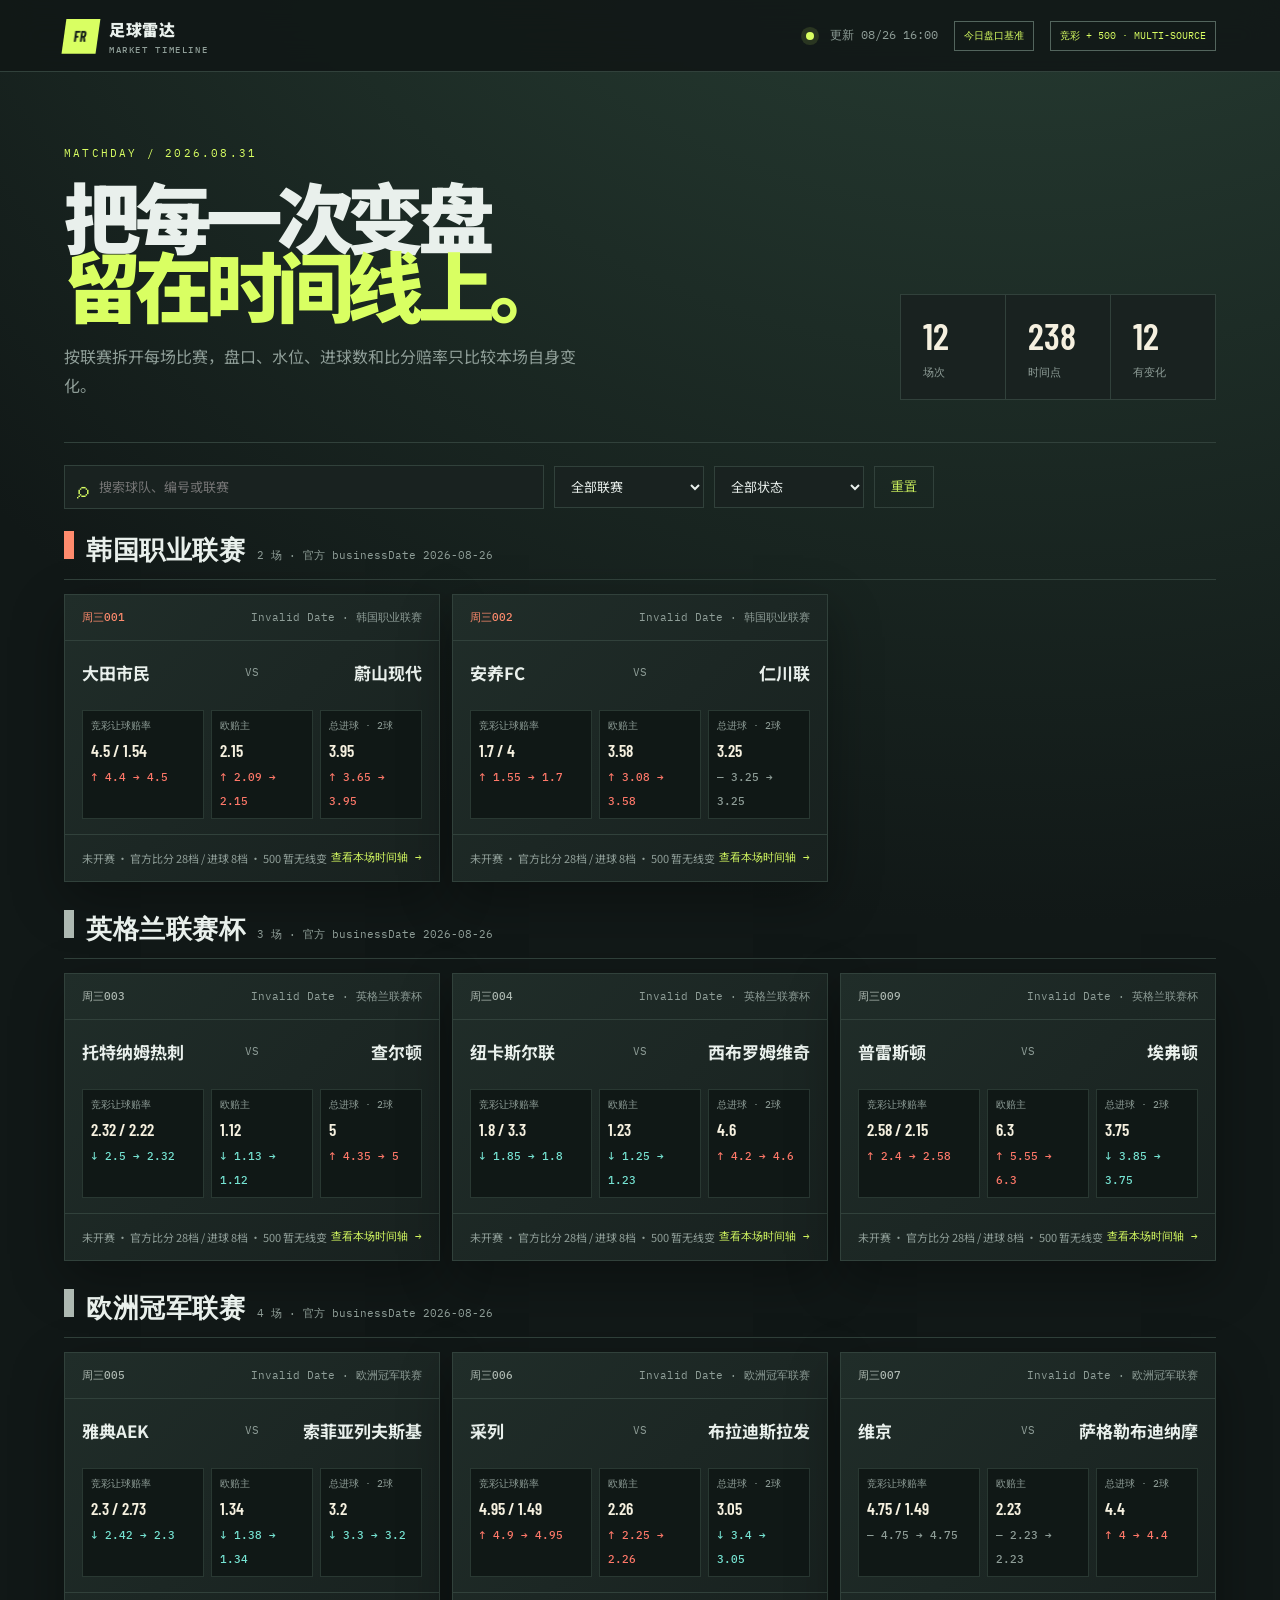
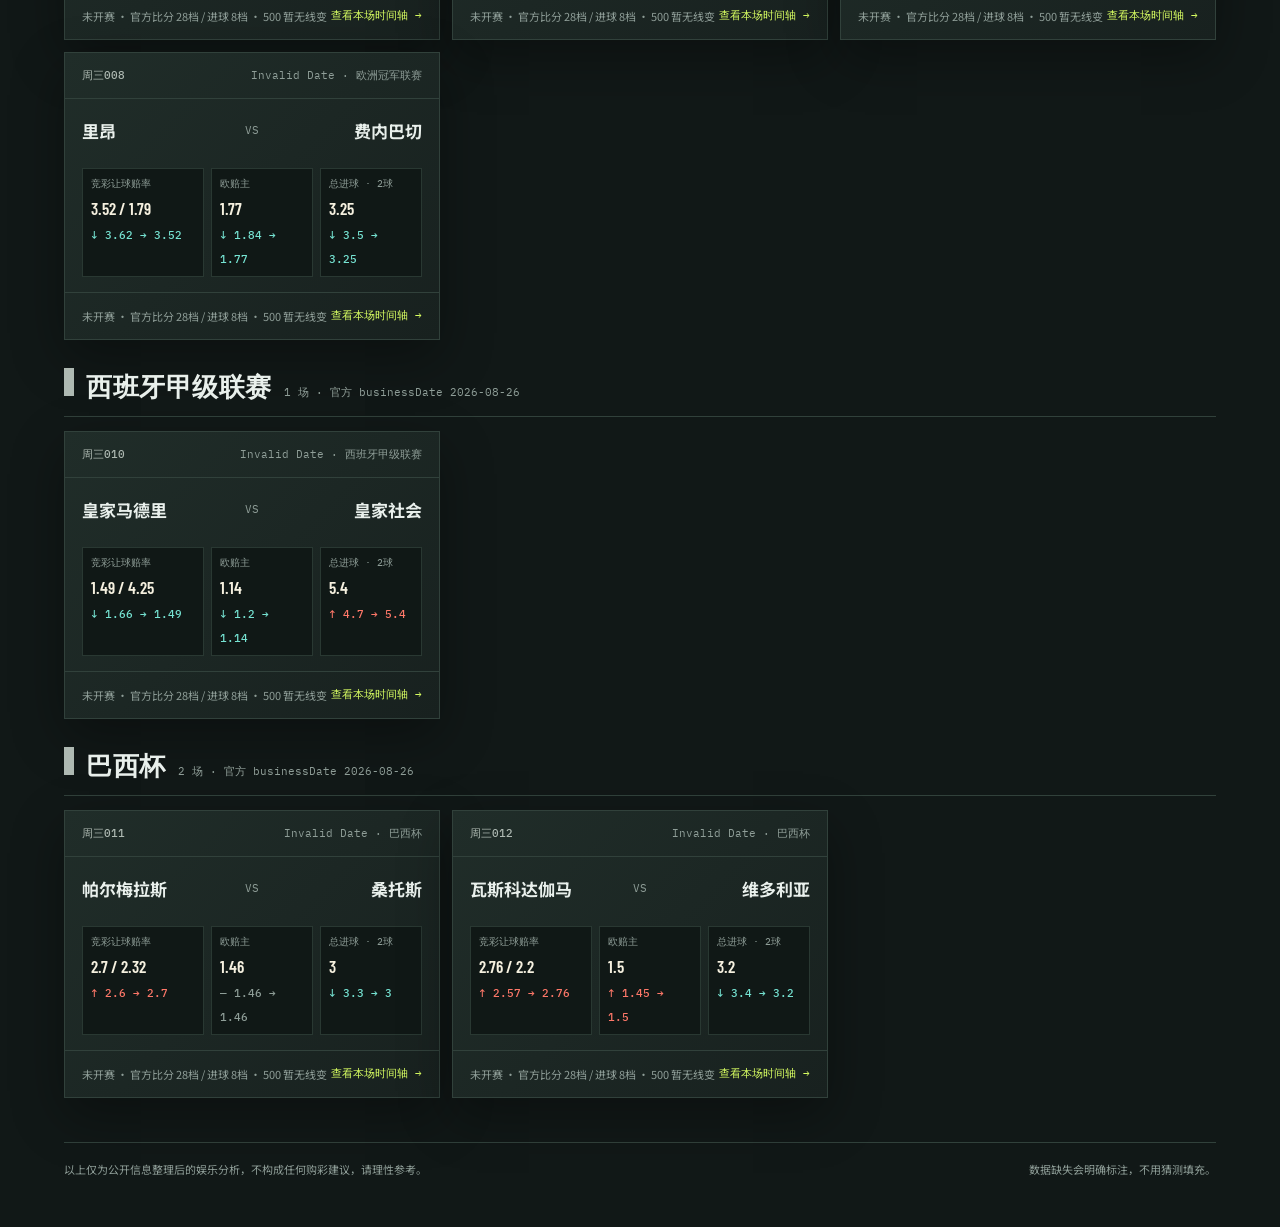
<file: index.html>
<!doctype html>
<html lang="zh-CN">
<head>
  <meta charset="utf-8" />
  <meta name="viewport" content="width=device-width,initial-scale=1" />
  <title>足球雷达 · 盘口时间板</title>
  <link rel="stylesheet" href="styles.css" />
</head>
<body data-page="home">
  <header class="site-header">
    <a class="brand" href="index.html"><span class="brand-mark">FR</span><span>足球雷达<small>MARKET TIMELINE</small></span></a>
    <div class="header-meta"><span class="live-dot"></span><span id="last-updated">载入中</span><span class="source-pill">今日盘口基准</span><span class="source-pill">竞彩 + 500 · MULTI-SOURCE</span></div>
  </header>
  <main class="shell">
    <section class="hero">
      <div class="hero-copy"><p class="eyebrow">MATCHDAY / 2026.08.31</p><h1>把每一次变盘<br /><em>留在时间线上。</em></h1><p class="hero-note">按联赛拆开每场比赛，盘口、水位、进球数和比分赔率只比较本场自身变化。</p></div>
      <div class="hero-stats"><div><strong id="match-count">—</strong><span>场次</span></div><div><strong id="snapshot-count">—</strong><span>时间点</span></div><div><strong id="changed-count">—</strong><span>有变化</span></div></div>
    </section>
    <section class="toolbar" aria-label="比赛筛选"><label class="search"><span>⌕</span><input id="search" placeholder="搜索球队、编号或联赛" /></label><select id="league-filter"><option value="all">全部联赛</option></select><select id="status-filter"><option value="all">全部状态</option><option value="Selling">未开赛</option><option value="started">已开赛 / 完场</option></select><button id="reset" class="ghost-btn">重置</button></section>
    <section id="league-groups" class="league-groups"></section>
    <footer class="site-footer">以上仅为公开信息整理后的娱乐分析，不构成任何购彩建议，请理性参考。<span>数据缺失会明确标注，不用猜测填充。</span></footer>
  </main>
  <script type="module">import("./app.js?v=" + Date.now());</script>
</body>
</html>
</file>
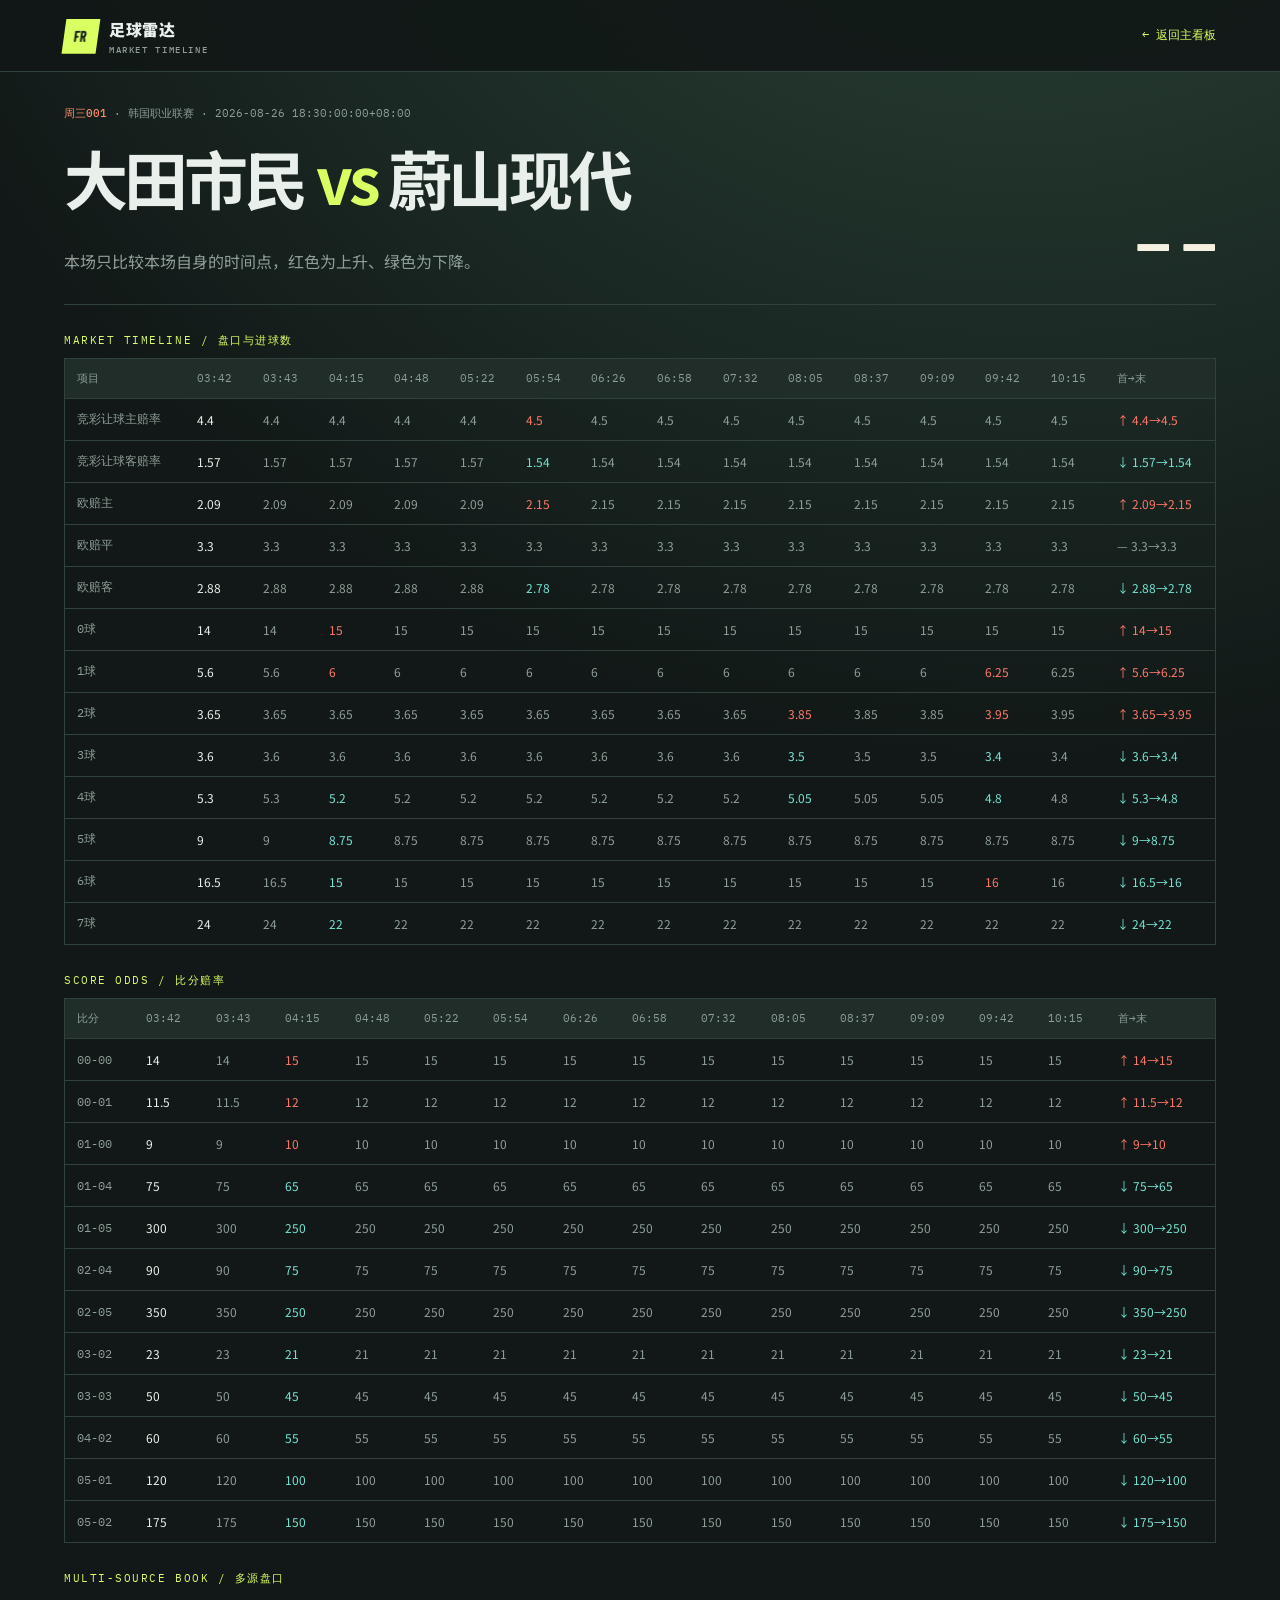
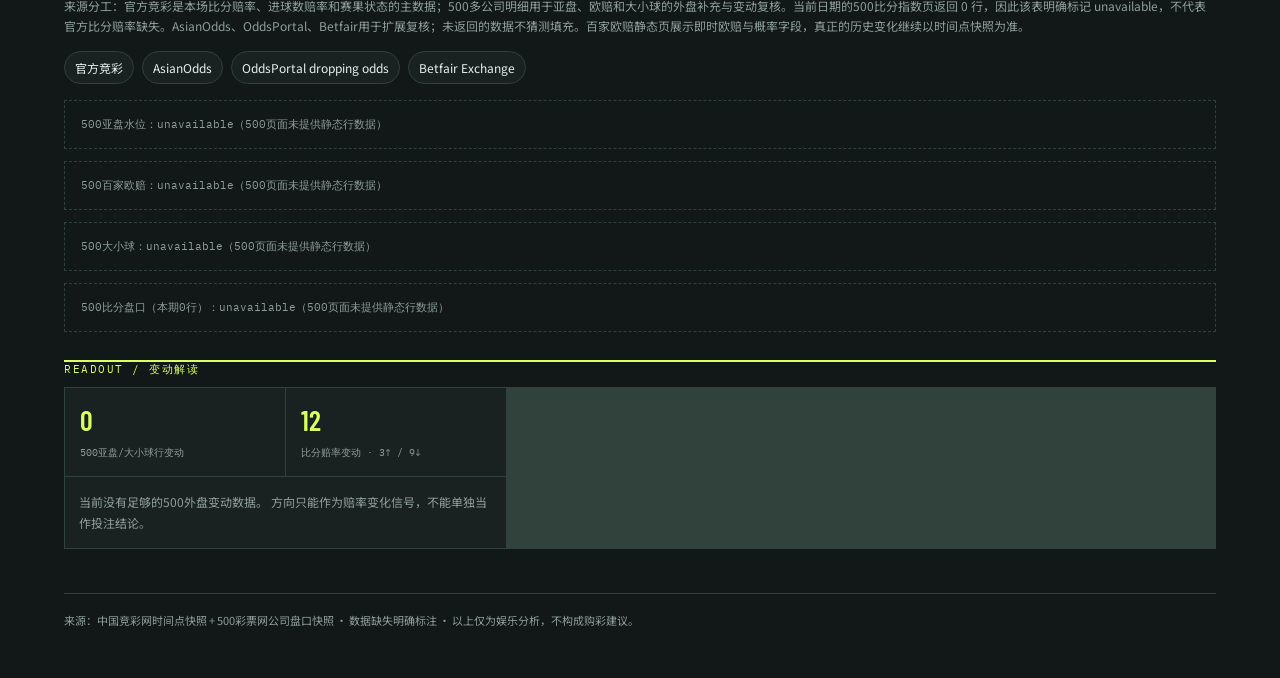
<file: match.html>
<!doctype html>
<html lang="zh-CN">
<head>
  <meta charset="utf-8" /><meta name="viewport" content="width=device-width,initial-scale=1" />
  <title>比赛详情 · 足球雷达</title><link rel="stylesheet" href="styles.css" />
</head>
<body data-page="match">
  <header class="site-header"><a class="brand" href="index.html"><span class="brand-mark">FR</span><span>足球雷达<small>MARKET TIMELINE</small></span></a><a class="back-link" href="index.html">← 返回主看板</a></header>
  <main id="match-detail" class="shell match-page"></main>
  <script type="module" src="app.js"></script>
</body>
</html>
</file>
<file: styles.css>
@import url('https://fonts.googleapis.com/css2?family=Barlow+Condensed:wght@500;600;700&family=IBM+Plex+Mono:wght@400;500&family=Noto+Sans+SC:wght@400;500;700;900&display=swap');
:root{--ink:#e9f0ec;--muted:#8f9e98;--bg:#111817;--panel:#192220;--panel2:#202d29;--line:#31413b;--lime:#d9ff62;--coral:#ff7869;--cyan:#76e4d3;--cream:#f5f0df;--shadow:0 18px 50px #0005;font-family:'Noto Sans SC',sans-serif;color:var(--ink);background:var(--bg)}*{box-sizing:border-box}body{margin:0;min-width:320px;background:radial-gradient(circle at 80% -20%,#304c3e 0,#111817 42%),var(--bg)}a{color:inherit;text-decoration:none}.site-header{height:72px;border-bottom:1px solid var(--line);display:flex;align-items:center;justify-content:space-between;padding:0 clamp(20px,5vw,72px);background:#111817e8;backdrop-filter:blur(16px);position:sticky;top:0;z-index:10}.brand{display:flex;align-items:center;gap:11px;font-weight:900;letter-spacing:.04em}.brand small{display:block;font:500 9px 'IBM Plex Mono';letter-spacing:.18em;color:var(--muted);margin-top:3px}.brand-mark{display:grid;place-items:center;width:34px;height:34px;background:var(--lime);color:#152019;font:700 14px 'Barlow Condensed';transform:skew(-8deg)}.header-meta{display:flex;gap:16px;align-items:center;color:var(--muted);font:12px 'IBM Plex Mono'}.live-dot{width:8px;height:8px;border-radius:50%;background:var(--lime);box-shadow:0 0 0 5px #d9ff6220}.source-pill{border:1px solid #53655d;padding:7px 9px;color:var(--lime);font-size:10px}.back-link{font:12px 'IBM Plex Mono';color:var(--lime)}.shell{max-width:1440px;margin:auto;padding:44px clamp(20px,5vw,72px) 50px}.hero{display:flex;justify-content:space-between;gap:40px;align-items:end;padding:30px 0 42px;border-bottom:1px solid var(--line)}.eyebrow{font:11px 'IBM Plex Mono';letter-spacing:.2em;color:var(--lime);margin:0 0 20px}.hero h1{font-size:clamp(42px,6vw,82px);line-height:.9;letter-spacing:-.08em;margin:0;font-weight:900}.hero h1 em{font-style:normal;color:var(--lime)}.hero-note{color:var(--muted);max-width:540px;line-height:1.8;margin:24px 0 0}.hero-stats{display:flex;gap:1px;background:var(--line);border:1px solid var(--line)}.hero-stats div{background:var(--panel);padding:18px 22px;min-width:104px}.hero-stats strong{display:block;color:var(--cream);font:600 37px 'Barlow Condensed'}.hero-stats span{font:11px 'IBM Plex Mono';color:var(--muted)}.toolbar{display:flex;gap:10px;align-items:center;padding:22px 0}.search{display:flex;align-items:center;gap:8px;background:var(--panel);border:1px solid var(--line);padding:0 12px;flex:1;max-width:480px}.search span{color:var(--lime);font-size:23px}.search input,.toolbar select{height:42px;background:transparent;border:0;color:var(--ink);outline:0;font:13px 'Noto Sans SC'}.toolbar select{border:1px solid var(--line);background:var(--panel);padding:0 12px;min-width:150px}.toolbar option{background:var(--panel);color:var(--ink)}.ghost-btn{height:42px;color:var(--lime);border:1px solid var(--line);background:transparent;padding:0 16px;cursor:pointer}.league-groups{display:grid;gap:28px}.league-head{display:flex;align-items:baseline;gap:12px;border-bottom:1px solid var(--line);padding-bottom:11px}.league-head h2{font:600 26px 'Barlow Condensed';margin:0;letter-spacing:.02em}.league-head span{font:11px 'IBM Plex Mono';color:var(--muted)}.league-bar{width:10px;height:28px;background:var(--accent,var(--lime));display:inline-block}.match-grid{display:grid;grid-template-columns:repeat(auto-fill,minmax(300px,1fr));gap:12px;margin-top:14px}.match-card{background:linear-gradient(135deg,#202d29,#18211f);border:1px solid var(--line);box-shadow:var(--shadow);min-height:260px;display:flex;flex-direction:column;transition:transform .2s,border-color .2s}.match-card:hover{transform:translateY(-3px);border-color:var(--accent,var(--lime))}.card-top,.card-body,.card-foot{padding:15px 17px}.card-top{display:flex;justify-content:space-between;border-bottom:1px solid var(--line);font:11px 'IBM Plex Mono';color:var(--muted)}.match-no{color:var(--accent,var(--lime));font-weight:500}.teams{padding:19px 17px 10px;display:grid;grid-template-columns:1fr auto 1fr;gap:8px;align-items:center}.team{font-size:17px;font-weight:700}.team.away{text-align:right}.vs{font:11px 'IBM Plex Mono';color:var(--muted)}.score{font:700 26px 'Barlow Condensed';color:var(--cream);text-align:center}.market-row{display:grid;grid-template-columns:1.2fr 1fr 1fr;gap:7px}.market-chip{background:#101816;border:1px solid #293832;padding:8px}.market-chip label{display:block;font:10px 'IBM Plex Mono';color:var(--muted);margin-bottom:5px}.market-chip strong{font:600 17px 'Barlow Condensed';color:var(--cream)}.trend{font:11px 'IBM Plex Mono';font-weight:500}.up{color:var(--coral)}.down{color:var(--cyan)}.flat{color:var(--muted)}.card-foot{border-top:1px solid var(--line);display:flex;justify-content:space-between;align-items:center;margin-top:auto;font-size:11px;color:var(--muted)}.detail-link{color:var(--lime);font:11px 'IBM Plex Mono'}.site-footer{border-top:1px solid var(--line);margin-top:44px;padding-top:18px;color:var(--muted);font-size:11px;display:flex;justify-content:space-between;gap:10px}.match-page{padding-top:34px}.detail-hero{display:flex;justify-content:space-between;align-items:end;border-bottom:1px solid var(--line);padding-bottom:28px}.detail-hero h1{font-size:clamp(34px,5vw,70px);letter-spacing:-.06em;margin:10px 0 0}.detail-hero h1 span{color:var(--lime)}.detail-kicker{font:11px 'IBM Plex Mono';color:var(--muted)}.detail-score{font:700 58px 'Barlow Condensed';color:var(--cream)}.detail-section{margin-top:28px}.section-label{font:11px 'IBM Plex Mono';color:var(--lime);letter-spacing:.14em;margin-bottom:10px}.timeline-wrap{overflow-x:auto;border:1px solid var(--line)}.timeline{width:100%;min-width:850px;border-collapse:collapse;font-size:12px}.timeline th{background:var(--panel2);font:11px 'IBM Plex Mono';color:var(--muted);text-align:left;padding:12px}.timeline td{border-top:1px solid var(--line);padding:12px;white-space:nowrap}.timeline td:first-child{font-family:'IBM Plex Mono';color:var(--muted)}.mini-card-grid{display:grid;grid-template-columns:repeat(auto-fit,minmax(230px,1fr));gap:12px}.mini-panel{background:var(--panel);border:1px solid var(--line);padding:16px}.mini-panel h3{font:600 19px 'Barlow Condensed';margin:0 0 12px}.odds-grid{display:grid;grid-template-columns:repeat(4,1fr);gap:5px}.odds-grid span{padding:7px;background:#101816;font:12px 'IBM Plex Mono';text-align:center}.odds-grid span:first-child{color:var(--muted);background:transparent}.empty{padding:35px;border:1px dashed var(--line);color:var(--muted);text-align:center}@media(max-width:760px){.header-meta .source-pill{display:none}.hero{display:block}.hero-stats{margin-top:28px}.hero-stats div{flex:1;min-width:0}.toolbar{flex-wrap:wrap}.search{max-width:none;flex-basis:100%}.toolbar select{flex:1;min-width:0}.site-footer{display:block}.site-footer span{display:block;margin-top:8px}.detail-hero{display:block}.detail-score{text-align:left;margin-top:16px}}
 .external-note{color:var(--muted);font-size:12px;line-height:1.7;margin:0 0 14px}.external-block{border:1px solid var(--line);background:var(--panel);margin:12px 0}.external-title{display:flex;justify-content:space-between;gap:10px;padding:13px 15px;border-bottom:1px solid var(--line);color:var(--cream);font:600 18px 'Barlow Condensed'}.external-title span{color:var(--muted);font:10px 'IBM Plex Mono';align-self:center}.external-table-wrap{overflow:auto}.external-table{width:100%;min-width:720px;border-collapse:collapse;font-size:11px}.external-table th{background:var(--panel2);color:var(--muted);font:10px 'IBM Plex Mono';text-align:left;padding:10px}.external-table td{border-top:1px solid var(--line);padding:9px 10px;white-space:nowrap}.external-table td:first-child{color:var(--lime);font-family:'IBM Plex Mono'}.external-empty{border:1px dashed var(--line);padding:16px;color:var(--muted);font:11px 'IBM Plex Mono';margin:12px 0}
 .movement-readout{border-top:2px solid var(--lime)}.readout-grid{display:grid;grid-template-columns:repeat(2,minmax(150px,220px));gap:1px;background:var(--line);border:1px solid var(--line)}.readout-grid>div{background:var(--panel);padding:15px}.readout-grid strong{display:block;color:var(--lime);font:600 28px 'Barlow Condensed'}.readout-grid span{color:var(--muted);font:10px 'IBM Plex Mono'}.readout-grid p{grid-column:1/-1;background:var(--panel);padding:14px;margin:0;color:var(--muted);font-size:12px;line-height:1.8}
 .external-table td:last-child{color:var(--muted);white-space:normal;min-width:260px;line-height:1.5}
.source-strip{display:flex;flex-wrap:wrap;gap:8px;margin:12px 0 16px}.source-strip a{display:inline-flex;align-items:center;padding:7px 10px;border:1px solid var(--line);border-radius:999px;color:var(--accent);background:var(--panel);font-size:12px}.source-strip a:hover{border-color:var(--accent);text-decoration:none}
</file>
